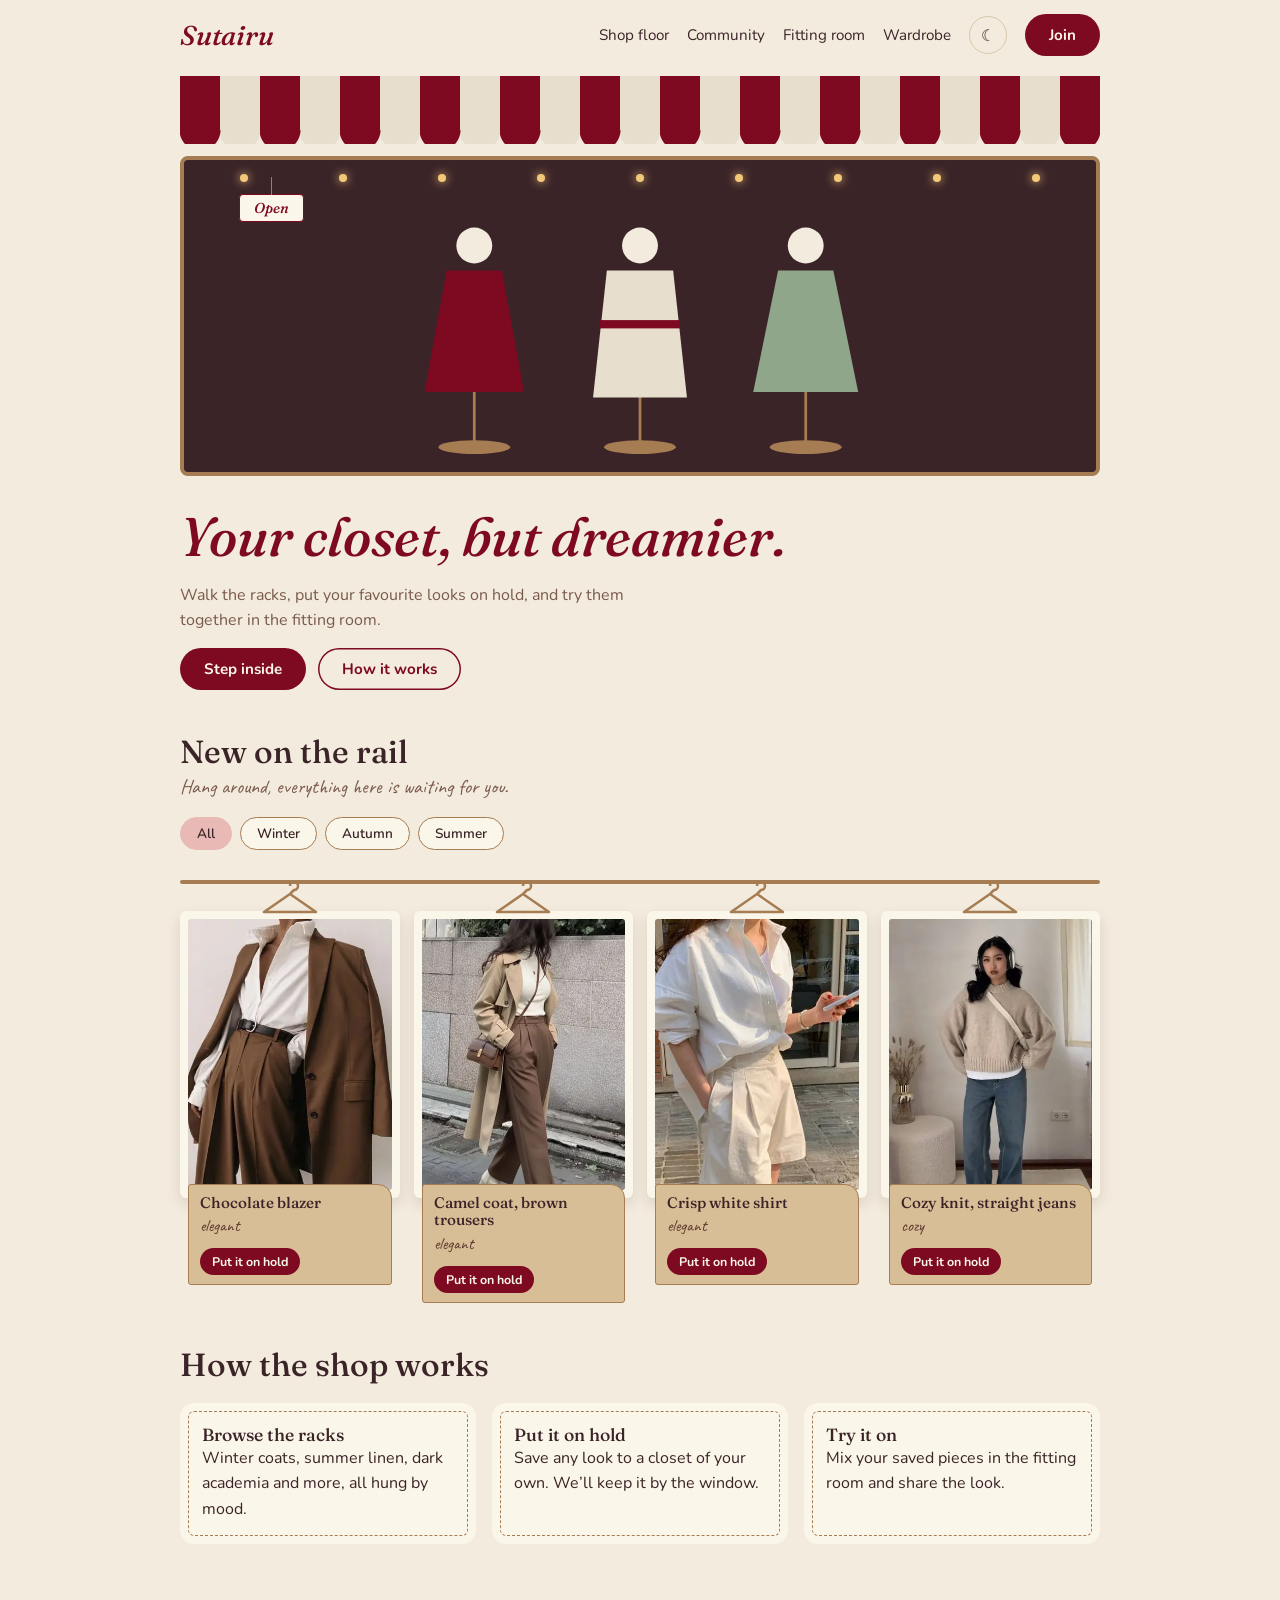
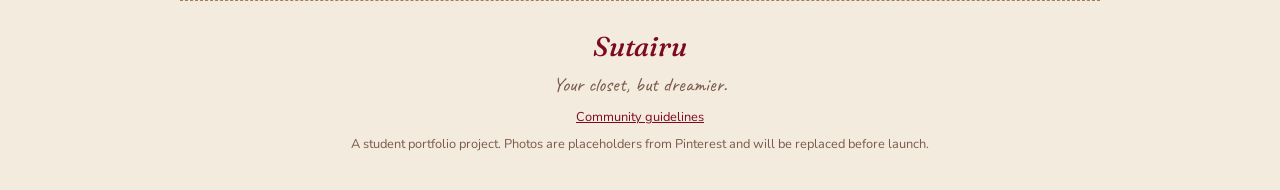
<file: index.html>
<!DOCTYPE html>
<html lang="en">
<head>
<meta charset="utf-8">
<meta name="viewport" content="width=device-width, initial-scale=1, viewport-fit=cover">
<title>Sutairu: your closet, but dreamier</title>
<meta name="description" content="Sutairu is a little fashion boutique on the internet. Browse looks, put favourites on hold, and try them together in the fitting room.">
<meta name="theme-color" content="#F3EBDD">
<link rel="icon" href="favicon.svg" type="image/svg+xml">
<meta property="og:type" content="website"><meta property="og:site_name" content="Sutairu"><meta property="og:title" content="Sutairu: your closet, but dreamier"><meta property="og:description" content="Sutairu is a little fashion boutique on the internet. Browse looks, put favourites on hold, and try them together in the fitting room."><meta property="og:image" content="https://YOUR-SITE-URL/og.png"><meta name="twitter:card" content="summary_large_image">
<link rel="preconnect" href="https://fonts.googleapis.com"><link rel="preconnect" href="https://fonts.gstatic.com" crossorigin>
<link href="https://fonts.googleapis.com/css2?family=Caveat:wght@500&family=Fraunces:ital,wght@0,500;1,500&family=Nunito:wght@400;700&display=swap" rel="stylesheet">
<link rel="stylesheet" href="sutairu.css">
<script>try{if(sessionStorage.getItem("sutairu-opened"))document.documentElement.classList.add("seen");else sessionStorage.setItem("sutairu-opened","1")}catch(e){}</script>
</head>
<body class="home">
<div class="wrap">
  <nav class="nav" aria-label="Main">
    <a class="logo" href="index.html">Sutairu</a>
    <div class="links"><a href="shop.html">Shop floor</a><a href="community.html">Community</a><a href="fitting-room.html">Fitting room</a><a href="wardrobe.html">Wardrobe</a></div>
    <button class="icon-btn" id="theme" aria-label="Switch between day and evening shop">☾</button>
    <a class="btn" href="join.html">Join</a>
  </nav>

  <header>
    <div class="awning" aria-hidden="true"></div>
    <div class="window">
      <div class="lights" aria-hidden="true"><i></i><i></i><i></i><i></i><i></i><i></i><i></i><i></i><i></i></div>
      <div class="sign">Open</div>
      <svg viewBox="0 0 420 210" role="img" aria-label="Three mannequins wearing a burgundy dress, a cream coat and a sage dress">
        <g stroke="#A67C52" stroke-width="2"><line x1="90" y1="150" x2="90" y2="188"/><line x1="210" y1="150" x2="210" y2="188"/><line x1="330" y1="150" x2="330" y2="188"/></g>
        <g fill="#A67C52"><ellipse cx="90" cy="192" rx="26" ry="5"/><ellipse cx="210" cy="192" rx="26" ry="5"/><ellipse cx="330" cy="192" rx="26" ry="5"/></g>
        <g fill="#F3EBDD"><circle cx="90" cy="46" r="13"/><circle cx="210" cy="46" r="13"/><circle cx="330" cy="46" r="13"/></g>
        <path d="M70 64h40l16 88H54z" fill="#7E0A21"/>
        <path d="M186 64h48l10 92h-68z" fill="#E7DECD"/><rect x="181" y="100" width="58" height="6" fill="#7E0A21"/>
        <path d="M310 64h40l18 88h-76z" fill="#8FA68A"/>
      </svg>
    </div>
    <div class="intro">
      <h1>Your closet, but dreamier.</h1>
      <p>Walk the racks, put your favourite looks on hold, and try them together in the fitting room.</p>
      <div class="row"><a class="btn" href="shop.html">Step inside</a><a class="btn btn--ghost" href="#fitting">How it works</a><line x1="20" y1="0" x2="20" y2="11" stroke="#A67C52" stroke-width="2"/><path d="M10 36Q10 14 20 14Q30 14 30 36L34 41H6Z" fill="#F2C879" stroke="#C9A24A" stroke-width="1.5" stroke-linejoin="round"/><circle cx="20" cy="45" r="3.4" fill="#C9A24A"/></svg></button></div>
    </div>
  </header>

  <main>
    <section class="section" id="shop" aria-labelledby="new-h">
      <h2 id="new-h">New on the rail</h2>
      <p class="hand">Hang around, everything here is waiting for you.</p>
      <div class="chips" role="group" aria-label="Filter by season" style="margin-top:14px">
        <button class="chip" aria-pressed="true" data-f="all">All</button>
        <button class="chip" aria-pressed="false" data-f="winter">Winter</button>
        <button class="chip" aria-pressed="false" data-f="autumn">Autumn</button>
        <button class="chip" aria-pressed="false" data-f="summer">Summer</button>
      </div>
      <div class="rail"></div>
      <div class="shelf" id="shelf">
        <article class="look" data-s="autumn"><svg class="hanger" viewBox="0 0 56 30" aria-hidden="true"><path d="M28 2a4 4 0 1 1 4 4l-4 4L2 28h52L28 10" fill="none" stroke="#A67C52" stroke-width="2.5" stroke-linejoin="round"/></svg>
          <figure><img src="images/thumb/da25.webp" alt="Oversized chocolate-brown blazer over a white shirt with brown trousers" loading="lazy"></figure>
          <div class="tag"><h3>Chocolate blazer</h3><span class="hand">elegant</span><button class="hold" aria-pressed="false">Put it on hold</button></div></article>
        <article class="look" data-s="winter"><svg class="hanger" viewBox="0 0 56 30" aria-hidden="true"><path d="M28 2a4 4 0 1 1 4 4l-4 4L2 28h52L28 10" fill="none" stroke="#A67C52" stroke-width="2.5" stroke-linejoin="round"/></svg>
          <figure><img src="images/thumb/w07.webp" alt="Camel coat with brown trousers and a small crossbody bag" loading="lazy"></figure>
          <div class="tag"><h3>Camel coat, brown trousers</h3><span class="hand">elegant</span><button class="hold" aria-pressed="false">Put it on hold</button></div></article>
        <article class="look" data-s="summer"><svg class="hanger" viewBox="0 0 56 30" aria-hidden="true"><path d="M28 2a4 4 0 1 1 4 4l-4 4L2 28h52L28 10" fill="none" stroke="#A67C52" stroke-width="2.5" stroke-linejoin="round"/></svg>
          <figure><img src="images/thumb/s18.webp" alt="Crisp white shirt with cream shorts, relaxed summer look" loading="lazy"></figure>
          <div class="tag"><h3>Crisp white shirt</h3><span class="hand">elegant</span><button class="hold" aria-pressed="false">Put it on hold</button></div></article>
        <article class="look" data-s="winter"><svg class="hanger" viewBox="0 0 56 30" aria-hidden="true"><path d="M28 2a4 4 0 1 1 4 4l-4 4L2 28h52L28 10" fill="none" stroke="#A67C52" stroke-width="2.5" stroke-linejoin="round"/></svg>
          <figure><img src="images/thumb/w15.webp" alt="Cozy knit sweater with straight jeans and a scarf" loading="lazy"></figure>
          <div class="tag"><h3>Cozy knit, straight jeans</h3><span class="hand">cozy</span><button class="hold" aria-pressed="false">Put it on hold</button></div></article>
      </div>
    </section>

    <section class="section" id="fitting" aria-labelledby="how-h">
      <h2 id="how-h">How the shop works</h2>
      <div class="grid3">
        <div class="stitch"><h3>Browse the racks</h3><p>Winter coats, summer linen, dark academia and more, all hung by mood.</p></div>
        <div class="stitch"><h3>Put it on hold</h3><p>Save any look to a closet of your own. We’ll keep it by the window.</p></div>
        <div class="stitch"><h3>Try it on</h3><p>Mix your saved pieces in the fitting room and share the look.</p></div>
      </div>
    </section>
  </main>

  <footer class="foot">
    <p class="logo" style="margin:0">Sutairu</p>
    <p class="hand">Your closet, but dreamier.</p>
    <p style="font-size:.8rem;color:var(--muted)"><a href="guidelines.html">Community guidelines</a></p>
    <p style="font-size:.8rem;color:var(--muted)">A student portfolio project. Photos are placeholders from Pinterest and will be replaced before launch.</p>
  </footer>
</div>
<script>
var root=document.documentElement,tb=document.getElementById('theme');
try{var t=localStorage.getItem('sutairu-theme');if(t)root.setAttribute('data-theme',t)}catch(e){}
tb.onclick=function(){var dark=getComputedStyle(root).getPropertyValue('--bg').trim()==='#2A1418';var n=dark?'light':'dark';root.setAttribute('data-theme',n);try{localStorage.setItem('sutairu-theme',n)}catch(e){}};
document.querySelectorAll('.chip').forEach(function(c){c.onclick=function(){document.querySelectorAll('.chip').forEach(function(x){x.setAttribute('aria-pressed',x===c)});var f=c.dataset.f;document.querySelectorAll('.look').forEach(function(l){l.hidden=f!=='all'&&l.dataset.s!==f})}});
document.querySelectorAll('.hold').forEach(function(b){b.onclick=function(){var on=b.getAttribute('aria-pressed')!=='true';b.setAttribute('aria-pressed',on);b.textContent=on?'On hold for you':'Put it on hold'}});
var bell=document.getElementById('bell');
function ring(){bell.classList.remove('ring');void bell.offsetWidth;bell.classList.add('ring')}
bell.onclick=ring;setTimeout(ring,700);
var hr=new Date().getHours();document.querySelector('.sign').textContent=(hr>=9&&hr<22)?'Open':'Back soon';
</script>
</body>
</html>
</file>
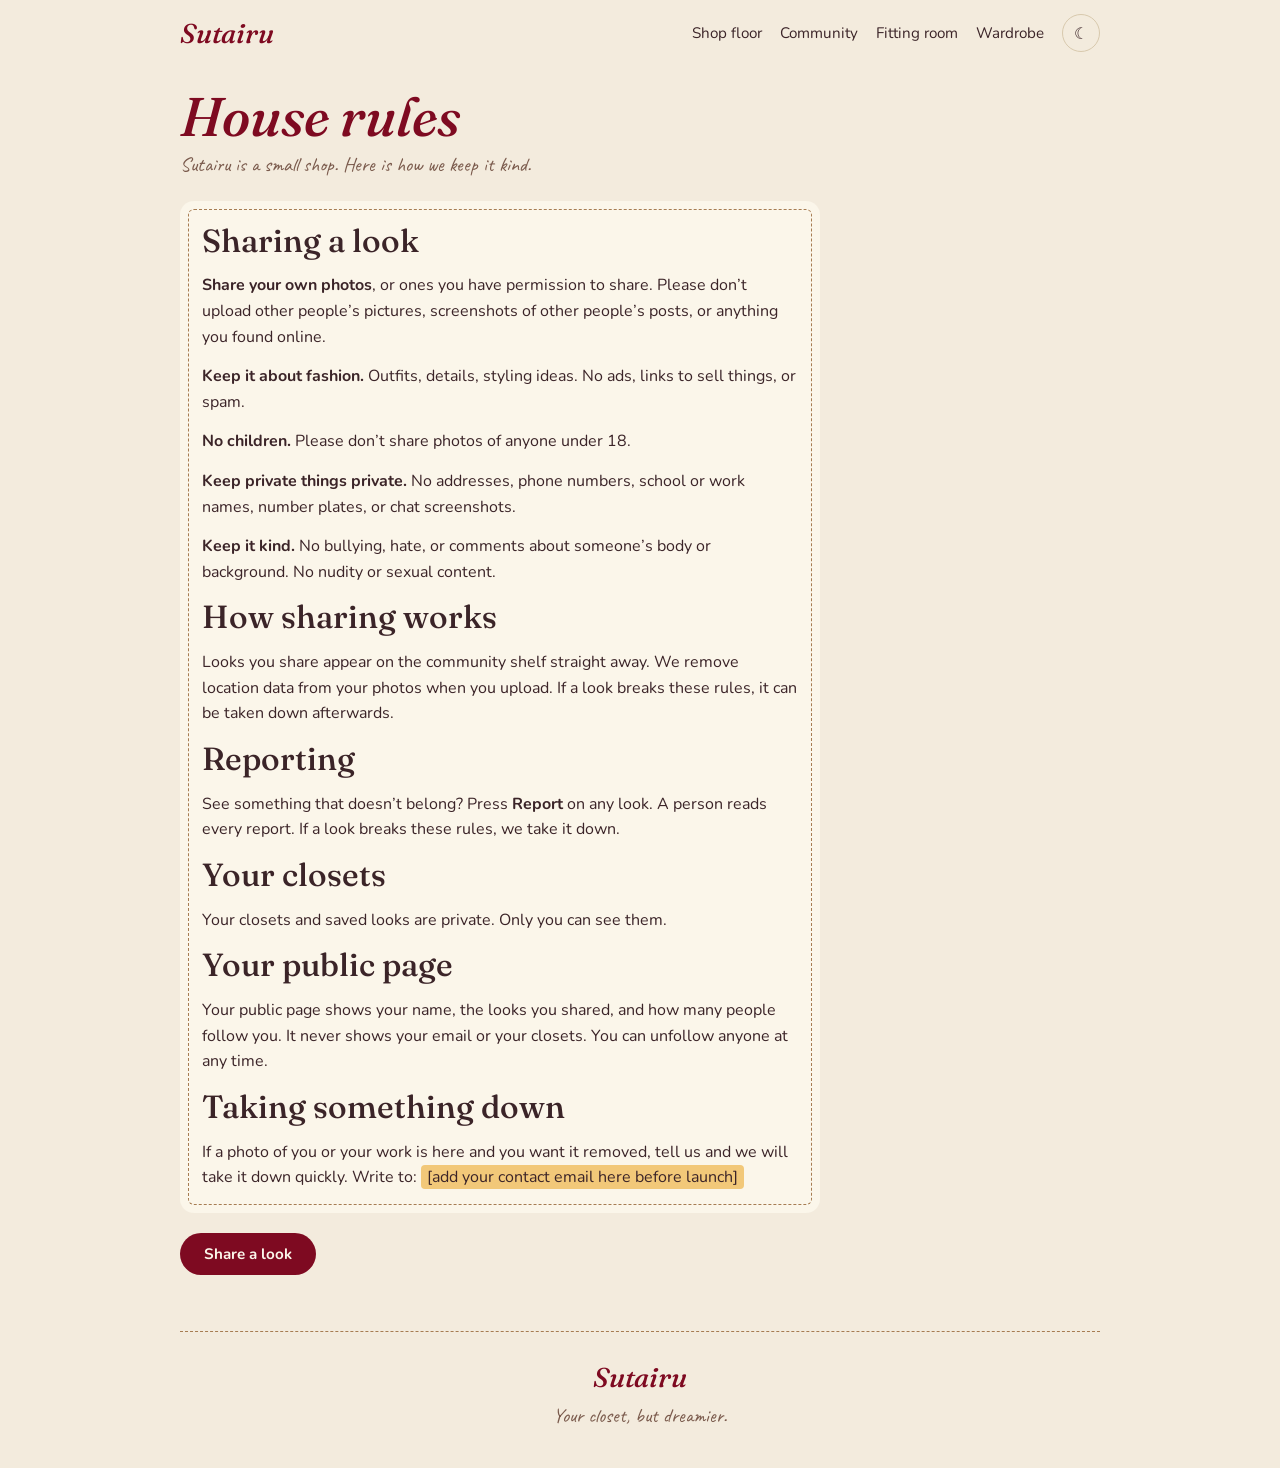
<file: guidelines.html>
<!DOCTYPE html>
<html lang="en">
<head>
<meta charset="utf-8">
<meta name="viewport" content="width=device-width, initial-scale=1, viewport-fit=cover">
<title>Community guidelines | Sutairu</title>
<meta name="description" content="How we keep Sutairu kind: the community guidelines.">
<meta name="theme-color" content="#F3EBDD">
<link rel="icon" href="favicon.svg" type="image/svg+xml">
<meta property="og:type" content="website"><meta property="og:site_name" content="Sutairu"><meta property="og:title" content="Community guidelines | Sutairu"><meta property="og:description" content="How we keep Sutairu kind: the community guidelines."><meta property="og:image" content="https://YOUR-SITE-URL/og.png"><meta name="twitter:card" content="summary_large_image">
<link rel="preconnect" href="https://fonts.googleapis.com"><link rel="preconnect" href="https://fonts.gstatic.com" crossorigin>
<link href="https://fonts.googleapis.com/css2?family=Caveat:wght@500&family=Fraunces:ital,wght@0,500;1,500&family=Nunito:wght@400;700&display=swap" rel="stylesheet">
<link rel="stylesheet" href="sutairu.css">
</head>
<body>
<div class="wrap">
  <nav class="nav" aria-label="Main">
    <a class="logo" href="index.html">Sutairu</a>
    <div class="links"><a href="shop.html">Shop floor</a><a href="community.html">Community</a><a href="fitting-room.html">Fitting room</a><a href="wardrobe.html">Wardrobe</a></div>
    <button class="icon-btn" id="theme" aria-label="Switch between day and evening shop">☾</button>
  </nav>
  <main class="section" style="padding-top:20px;max-width:640px">
    <h1>House rules</h1>
    <p class="hand">Sutairu is a small shop. Here is how we keep it kind.</p>
    <div class="stitch" style="margin-top:20px;display:grid;gap:14px">
      <h2>Sharing a look</h2>
      <p><b>Share your own photos</b>, or ones you have permission to share. Please don’t upload other people’s pictures, screenshots of other people’s posts, or anything you found online.</p>
      <p><b>Keep it about fashion.</b> Outfits, details, styling ideas. No ads, links to sell things, or spam.</p>
      <p><b>No children.</b> Please don’t share photos of anyone under 18.</p>
      <p><b>Keep private things private.</b> No addresses, phone numbers, school or work names, number plates, or chat screenshots.</p>
      <p><b>Keep it kind.</b> No bullying, hate, or comments about someone’s body or background. No nudity or sexual content.</p>
      <h2>How sharing works</h2>
      <p>Looks you share appear on the community shelf straight away. We remove location data from your photos when you upload. If a look breaks these rules, it can be taken down afterwards.</p>
      <h2>Reporting</h2>
      <p>See something that doesn’t belong? Press <b>Report</b> on any look. A person reads every report. If a look breaks these rules, we take it down.</p>
      <h2>Your closets</h2>
      <p>Your closets and saved looks are private. Only you can see them.</p>
      <h2>Your public page</h2>
      <p>Your public page shows your name, the looks you shared, and how many people follow you. It never shows your email or your closets. You can unfollow anyone at any time.</p>
      <h2>Taking something down</h2>
      <p>If a photo of you or your work is here and you want it removed, tell us and we will take it down quickly. Write to: <span class="fix">[add your contact email here before launch]</span></p>
    </div>
    <p style="margin-top:20px"><a class="btn" href="upload.html">Share a look</a></p>
  </main>
  <footer class="foot">
    <p class="logo" style="margin:0">Sutairu</p>
    <p class="hand">Your closet, but dreamier.</p>
  </footer>
</div>
<script src="store.js"></script>
</body>
</html>
</file>
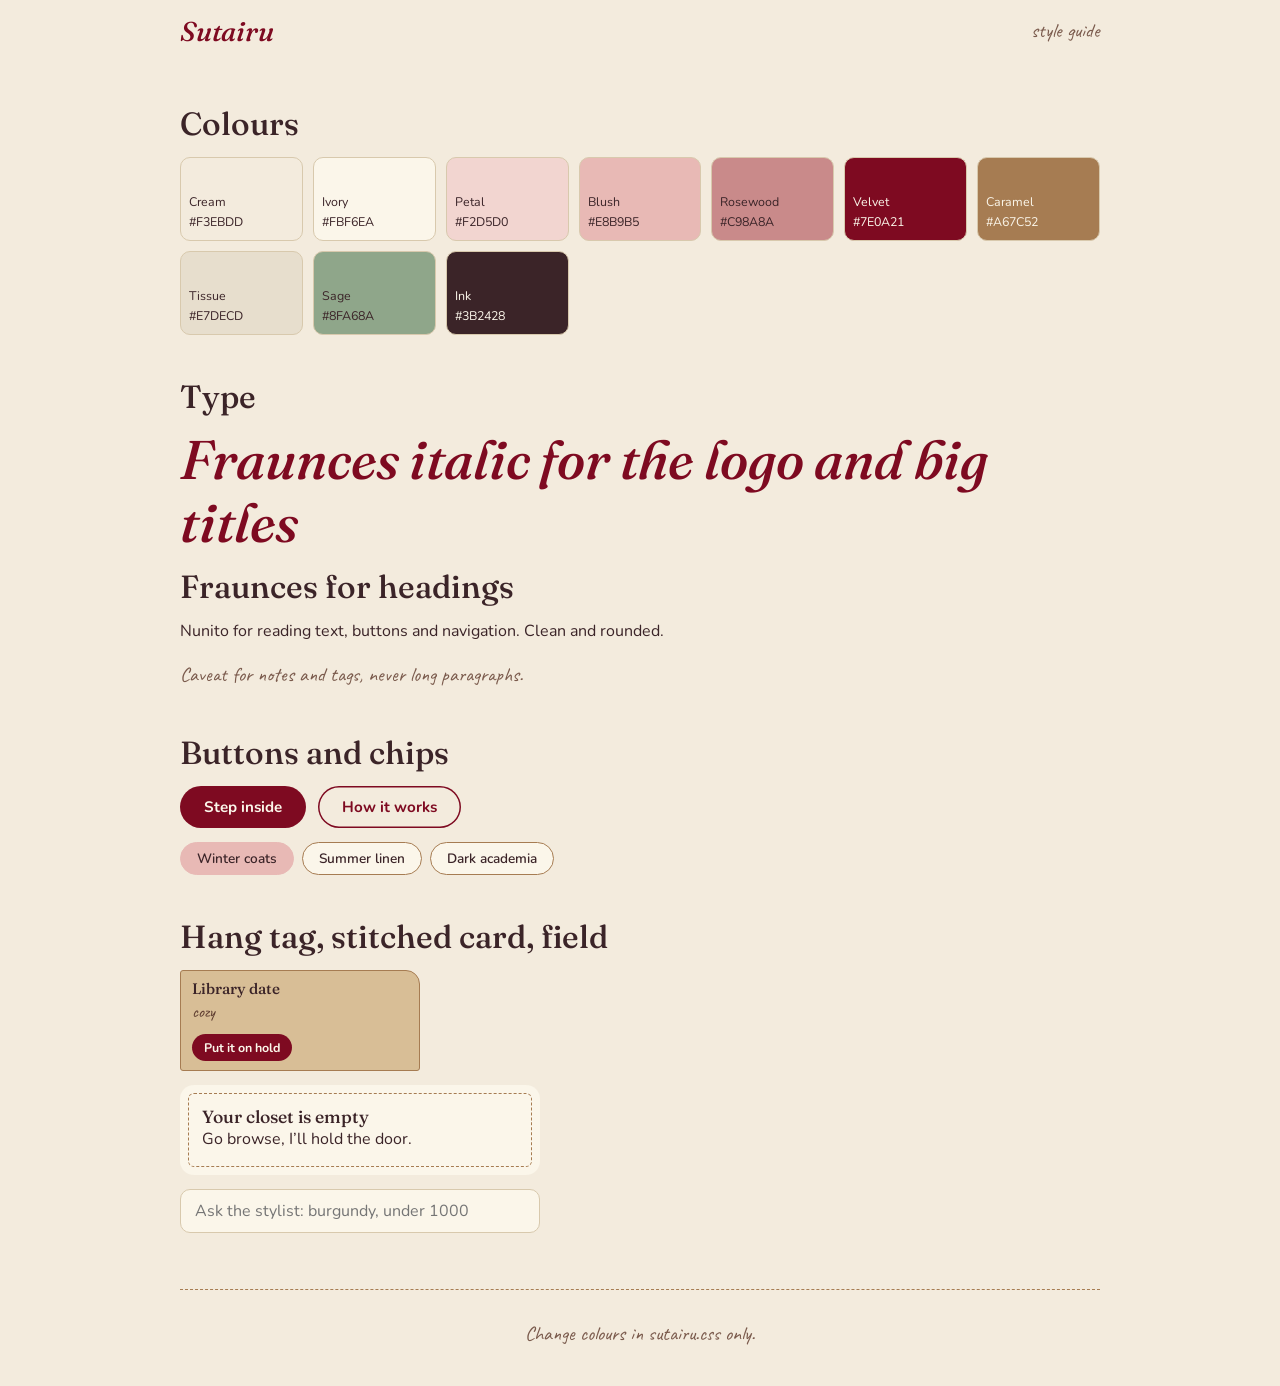
<file: styleguide.html>
<!DOCTYPE html>
<html lang="en">
<head>
<meta charset="utf-8">
<meta name="viewport" content="width=device-width, initial-scale=1, viewport-fit=cover">
<title>Sutairu style guide</title>
<link href="https://fonts.googleapis.com/css2?family=Caveat:wght@500&family=Fraunces:ital,wght@0,500;1,500&family=Nunito:wght@400;700&display=swap" rel="stylesheet">
<link rel="stylesheet" href="sutairu.css">
<style>.sw{display:grid;grid-template-columns:repeat(auto-fill,minmax(110px,1fr));gap:10px}.sw div{border-radius:10px;padding:34px 8px 8px;font-size:.78rem;border:1px solid var(--line)}.demo{display:grid;gap:14px;margin-top:14px}</style>
</head>
<body>
<div class="wrap">
  <nav class="nav"><a class="logo" href="index.html">Sutairu</a><span class="hand">style guide</span></nav>
  <section class="section"><h2>Colours</h2>
    <div class="sw" style="margin-top:14px">
      <div style="background:#F3EBDD">Cream<br>#F3EBDD</div><div style="background:#FBF6EA">Ivory<br>#FBF6EA</div><div style="background:#F2D5D0">Petal<br>#F2D5D0</div><div style="background:#E8B9B5">Blush<br>#E8B9B5</div><div style="background:#C98A8A">Rosewood<br>#C98A8A</div>
      <div style="background:#7E0A21;color:#FBF6EA">Velvet<br>#7E0A21</div><div style="background:#A67C52;color:#FBF6EA">Caramel<br>#A67C52</div><div style="background:#E7DECD">Tissue<br>#E7DECD</div><div style="background:#8FA68A">Sage<br>#8FA68A</div><div style="background:#3B2428;color:#FBF6EA">Ink<br>#3B2428</div>
    </div></section>
  <section class="section"><h2>Type</h2>
    <div class="demo"><h1>Fraunces italic for the logo and big titles</h1><h2>Fraunces for headings</h2><p>Nunito for reading text, buttons and navigation. Clean and rounded.</p><p class="hand">Caveat for notes and tags, never long paragraphs.</p></div></section>
  <section class="section"><h2>Buttons and chips</h2>
    <div class="demo"><div class="row"><button class="btn">Step inside</button><button class="btn btn--ghost">How it works</button></div>
    <div class="chips"><button class="chip" aria-pressed="true">Winter coats</button><button class="chip" aria-pressed="false">Summer linen</button><button class="chip" aria-pressed="false">Dark academia</button></div></div></section>
  <section class="section"><h2>Hang tag, stitched card, field</h2>
    <div class="demo"><div class="tag" style="max-width:240px;margin:0"><h3>Library date</h3><span class="hand">cozy</span><button class="hold" aria-pressed="false">Put it on hold</button></div>
    <div class="stitch" style="max-width:360px"><h3>Your closet is empty</h3><p>Go browse, I’ll hold the door.</p></div>
    <input class="field" style="max-width:360px" placeholder="Ask the stylist: burgundy, under 1000" aria-label="Search"></div></section>
  <footer class="foot"><p class="hand">Change colours in sutairu.css only.</p></footer>
</div>
</body>
</html>
</file>
<file: sutairu.css>
/* Sutairu design system: tokens, then components. Change colours here only. */
:root{--cream:#F3EBDD;--ivory:#FBF6EA;--petal:#F2D5D0;--blush:#E8B9B5;--rosewood:#C98A8A;--velvet:#7E0A21;--caramel:#A67C52;--tissue:#E7DECD;--sage:#8FA68A;--ink:#3B2428;
--bg:var(--cream);--surface:var(--ivory);--text:var(--ink);--muted:#7a5a4c;--accent:var(--velvet);--on-accent:var(--ivory);--line:#d8c9ad;--glow:#F2C879;
--f-head:'Fraunces',Georgia,serif;--f-hand:'Caveat','Segoe Script',cursive;--f-body:'Nunito',system-ui,sans-serif;--r:14px;
box-sizing:border-box;padding-top:env(safe-area-inset-top,0px);padding-bottom:env(safe-area-inset-bottom,0px)}
@media(prefers-color-scheme:dark){:root:not([data-theme="light"]){--bg:#2A1418;--surface:#3B2428;--text:#F3EBDD;--muted:#d9c4b8;--accent:#E8B9B5;--on-accent:#2A1418;--line:#6b4a4f}}
:root[data-theme="dark"]{--bg:#2A1418;--surface:#3B2428;--text:#F3EBDD;--muted:#d9c4b8;--accent:#E8B9B5;--on-accent:#2A1418;--line:#6b4a4f}
*,*::before,*::after{box-sizing:inherit}
html{scroll-behavior:smooth;scroll-padding-top:env(safe-area-inset-top,0px)}
body{margin:0;background:var(--bg);color:var(--text);font:400 16px/1.6 var(--f-body)}
h1,h2,h3{font-family:var(--f-head);font-weight:500;line-height:1.15;margin:0}
h1{font-size:clamp(2.1rem,7vw,3.4rem);font-style:italic;color:var(--accent)}
h2{font-size:clamp(1.5rem,4vw,2rem)}
h3{font-size:1.1rem}
p{margin:0}a{color:var(--accent)}
.wrap{max-width:960px;margin:0 auto;padding:0 20px}
.hand{font-family:var(--f-hand);font-size:1.25rem;color:var(--muted)}
.section{padding:44px 0 0}
/* nav */
.nav{display:flex;align-items:center;gap:18px;padding:14px 0}
.logo{font:italic 500 1.7rem var(--f-head);color:var(--accent);text-decoration:none;margin-right:auto}
.links{display:none;gap:20px}
.links a{color:var(--text);text-decoration:none;font-size:.95rem}
.links a:hover{color:var(--accent)}
@media(min-width:640px){.links{display:flex}}
.icon-btn{background:none;border:1.5px solid var(--line);color:var(--text);border-radius:50%;width:38px;height:38px;font-size:1rem;cursor:pointer}
/* buttons, chips */
.btn{font:700 .95rem var(--f-body);background:var(--accent);color:var(--on-accent);border:0;border-radius:999px;padding:11px 24px;cursor:pointer;text-decoration:none;display:inline-block;transition:transform .2s}
.btn:hover{transform:translateY(-2px) rotate(-1deg)}
.btn--ghost{background:transparent;color:var(--accent);box-shadow:inset 0 0 0 1.5px var(--accent)}
.btn:focus-visible,.chip:focus-visible,.icon-btn:focus-visible,.hold:focus-visible,.field:focus-visible{outline:3px solid var(--blush);outline-offset:2px}
.chips{display:flex;flex-wrap:wrap;gap:8px}
.chip{font:600 .85rem var(--f-body);background:var(--surface);color:var(--text);border:1.5px solid var(--caramel);border-radius:999px;padding:6px 16px;cursor:pointer}
.chip[aria-pressed="true"]{background:var(--blush);border-color:var(--blush);color:#3B2428}
.field{font:400 1rem var(--f-body);background:var(--surface);color:var(--text);border:1.5px solid var(--line);border-radius:10px;padding:10px 14px;width:100%}
/* stitched card */
.stitch{background:var(--surface);border-radius:var(--r);padding:22px;outline:1.5px dashed var(--caramel);outline-offset:-9px}
.grid3{display:grid;gap:16px;margin-top:20px}
@media(min-width:700px){.grid3{grid-template-columns:repeat(3,1fr)}}
/* shop window */
.awning{height:54px;margin-top:6px;position:relative;background:repeating-linear-gradient(90deg,var(--velvet) 0 40px,var(--tissue) 40px 80px)}
.awning::after{content:"";position:absolute;left:0;right:0;bottom:-14px;height:14px;background:radial-gradient(circle at 20px 0,var(--velvet) 20px,transparent 21px) 0 0/80px 14px,radial-gradient(circle at 60px 0,var(--tissue) 20px,transparent 21px) 0 0/80px 14px}
.window{margin-top:26px;background:#3B2428;border:4px solid var(--caramel);border-radius:8px;position:relative;padding:14px 10px 0;overflow:hidden}
.lights{display:flex;justify-content:space-around}
.lights i{width:8px;height:8px;border-radius:50%;background:var(--glow);box-shadow:0 0 10px var(--glow);animation:twinkle 2.4s ease-in-out infinite}
.lights i:nth-child(odd){animation-delay:1.2s}
.window svg{display:block;width:100%;height:auto;max-height:290px}
.sign{position:absolute;top:34px;left:6%;transform-origin:50% -18px;animation:sway 4s ease-in-out infinite;background:var(--ivory);color:#7E0A21;font:italic 500 .9rem var(--f-head);border:1px solid #7E0A21;border-radius:4px;padding:4px 14px}
.sign::before{content:"";position:absolute;left:50%;top:-18px;height:18px;border-left:1.5px solid var(--caramel)}
.intro{padding:30px 0 0;display:grid;gap:14px;justify-items:start}
.intro p{max-width:46ch;color:var(--muted)}
.row{display:flex;flex-wrap:wrap;gap:12px}
/* hanging looks */
.rail{border-top:4px solid var(--caramel);margin-top:30px;border-radius:2px}
.shelf{display:grid;grid-template-columns:repeat(2,1fr);gap:20px 14px}
@media(min-width:700px){.shelf{grid-template-columns:repeat(4,1fr)}}
.look{transform-origin:50% 0}
.look:hover{animation:sway 1.6s ease-in-out}
.look[hidden]{display:none}
.hanger{display:block;margin:0 auto -3px;width:56px;height:30px}
.look figure{margin:0;background:var(--surface);padding:8px;border-radius:6px;box-shadow:0 6px 14px #3b24281f}
.look img{display:block;width:100%;aspect-ratio:3/4;object-fit:cover;border-radius:3px}
.tag{position:relative;display:flex;flex-direction:column;gap:2px;background:#D8BE96;color:#3B2428;border:1px solid var(--caramel);border-radius:3px 14px 3px 3px;padding:9px 11px;margin:-14px 8px 0}
.tag h3{font-size:.95rem}
.tag .hand{font-size:1.05rem;color:#5b3a2e}
.hold{font:700 .78rem var(--f-body);background:#7E0A21;color:#FBF6EA;border:0;border-radius:999px;padding:5px 12px;margin-top:6px;cursor:pointer;align-self:flex-start}
.hold[aria-pressed="true"]{background:#8FA68A;color:#2A1418}
/* footer */
.foot{border-top:1.5px dashed var(--caramel);margin-top:56px;padding:28px 0 36px;text-align:center;display:grid;gap:6px}
@keyframes sway{0%,100%{transform:rotate(-2.5deg)}50%{transform:rotate(2.5deg)}}
@keyframes twinkle{0%,100%{opacity:1}50%{opacity:.35}}
@media(prefers-reduced-motion:reduce){*{animation:none!important;transition:none!important}}
/* shop floor */
.bar{display:flex;flex-wrap:wrap;gap:10px;align-items:center;margin-top:16px}
.bar .field{width:auto;padding:7px 12px;font-size:.9rem}
.count{margin-left:auto;font-size:.85rem;color:var(--muted)}
.pill{font:700 .85rem var(--f-body);border:1.5px solid var(--caramel);border-radius:999px;padding:5px 14px;background:var(--surface);color:var(--text);white-space:nowrap}
.feed{column-count:2;column-gap:14px;margin-top:26px}
@media(min-width:700px){.feed{column-count:3}}
@media(min-width:960px){.feed{column-count:4}}
.feed .look{break-inside:avoid;margin-bottom:22px}
.feed .look img{aspect-ratio:auto;height:auto}
.feed .look figure button{display:block;width:100%;padding:0;border:0;background:none;cursor:zoom-in}
.chip--static{cursor:default;font-size:.78rem;padding:3px 12px}
.btn[disabled]{opacity:.45;cursor:not-allowed;transform:none}
/* look popup: the display table */
.modal{border:0;padding:0;background:transparent;color:var(--text);width:min(880px,94vw);max-width:none;max-height:92vh;overflow:visible}
.modal::backdrop{background:#2a1418d9}
.modal-in{position:relative;display:grid;gap:22px;padding:28px;max-height:90vh;overflow:auto}
@media(min-width:720px){.modal-in{grid-template-columns:minmax(0,5fr) minmax(0,6fr)}}
.modal-in .x{position:absolute;top:14px;right:14px;z-index:2}
.polaroid{position:relative;background:#fff;padding:10px 10px 40px;box-shadow:0 8px 20px #2a141844;transform:rotate(-2.5deg);align-self:start}
.polaroid img{display:block;width:100%;height:auto;max-height:68vh;object-fit:contain;background:#f3ebdd}
.polaroid span{position:absolute;left:0;right:0;bottom:8px;text-align:center;font:500 1.3rem var(--f-hand);color:#7E0A21}
.det{display:grid;gap:14px;align-content:start}
.dots{display:flex;gap:8px}
.dots i{width:22px;height:22px;border-radius:50%;border:1.5px solid var(--caramel)}
.more{display:flex;gap:8px;margin-top:4px}
.more button{width:64px;padding:0;border:0;border-radius:4px;overflow:hidden;cursor:pointer;background:none}
.more img{display:block;width:100%;height:84px;object-fit:cover}
/* membership and wardrobe */
.form{display:grid;gap:14px;width:100%;max-width:400px;padding:26px}
.form label{display:grid;gap:5px;font-weight:700;font-size:.9rem}
.form label[hidden]{display:none}
.mcard{position:relative;display:flex;flex-direction:column;gap:2px;width:100%;max-width:380px;min-height:210px;padding:22px;border-radius:14px;background:#7E0A21;color:#F7F0E3;box-shadow:0 10px 24px #2a141840}
.mcard i{width:40px;height:30px;border-radius:5px;background:#A67C52;margin-bottom:10px}
.mcard .hand{color:#E8B9B5}
.mcard h2{font-style:italic;margin-top:auto;color:#F7F0E3}
.mcard p{margin:0}
.closet-grid{display:grid;gap:16px}
@media(min-width:700px){.closet-grid{grid-template-columns:repeat(2,1fr)}}
.thumbs{display:grid;grid-template-columns:repeat(4,1fr);gap:6px;margin:12px 0}
.th{position:relative}
.th img{display:block;width:100%;aspect-ratio:3/4;object-fit:cover;border-radius:4px}
.th button{position:absolute;top:3px;right:3px;width:22px;height:22px;border-radius:50%;border:0;background:#7E0A21;color:#FBF6EA;font-size:.9rem;line-height:1;cursor:pointer}
/* search and shopping */
.search{max-width:520px;font-size:1.05rem;padding:12px 18px;border-radius:999px}
.chip--sm{font-size:.78rem;padding:3px 12px}
a.chip{display:inline-block;text-decoration:none}
.swatches{display:flex;flex-wrap:wrap;gap:7px;align-items:center}
.dot{width:26px;height:26px;padding:0;border-radius:50%;border:1.5px solid var(--caramel);cursor:pointer}
.dot[aria-pressed="true"]{outline:3px solid var(--accent);outline-offset:2px}
.dot:focus-visible{outline:3px solid var(--blush);outline-offset:2px}
.shopbox{display:grid;gap:6px}
.shopbox summary{list-style:none;cursor:pointer;justify-self:start}
.shopbox summary::-webkit-details-marker{display:none}
.piece{display:flex;flex-wrap:wrap;justify-content:space-between;align-items:center;gap:6px 12px;padding:8px 0;border-bottom:1px dashed var(--line);color:var(--text);text-decoration:none}
.fine{font-size:.78rem;color:var(--muted)}
/* fitting room */
.fit{display:grid;gap:22px;margin-top:16px}
@media(min-width:900px){.fit{grid-template-columns:190px minmax(0,1fr) 250px;align-items:start}.stage{order:0}}
.stage{position:relative;padding:30px 9% 0;order:-1}
.stage::before{content:"";position:absolute;left:0;right:0;top:8px;height:6px;border-radius:3px;background:var(--caramel)}
.curtain{position:absolute;top:14px;bottom:70px;width:8%;background:repeating-linear-gradient(90deg,#7E0A21 0 10px,#5E0719 10px 14px);border-radius:0 0 30px 30px}
.curtain.l{left:0}.curtain.r{right:0}
.mirror{border:6px solid var(--caramel);border-radius:50% 50% 12px 12px / 20% 20% 12px 12px;overflow:hidden;background:#FBF6EA;box-shadow:0 10px 26px #2a141833}
.board{position:relative;aspect-ratio:3/4;touch-action:none;user-select:none;-webkit-user-select:none}
.board .empty{position:absolute;inset:0;display:grid;place-items:center;text-align:center;padding:30px;color:#8A6A4A;pointer-events:none;margin:0}
.board .empty[hidden]{display:none}
.it{position:absolute;cursor:grab}
.it:focus-visible{outline:3px solid #E8B9B5;outline-offset:3px}
.it img{display:block;box-sizing:border-box;width:100%;height:auto;pointer-events:none;border:4px solid #fff;background:#fff;box-shadow:0 4px 12px #2a141844}
.it.sel{outline:2px dashed #7E0A21;outline-offset:3px}
.it .h{position:absolute;display:none;width:30px;height:30px;padding:0;border:0;border-radius:50%;background:#7E0A21;color:#FBF6EA;font-size:1rem;line-height:1;cursor:pointer}
.it.sel .h{display:block}
.h.tw{right:-15px;bottom:-15px;cursor:nwse-resize;touch-action:none}
.h.del{right:-15px;top:-15px}
.tools{display:flex;flex-wrap:wrap;gap:8px;justify-content:center;margin-top:16px}
.tools .btn{padding:8px 16px;font-size:.85rem}
.rack2{display:flex;gap:8px;overflow-x:auto;padding-bottom:6px}
.rack2 button{flex:0 0 76px;padding:0;border:2px solid transparent;border-radius:6px;background:var(--surface);cursor:grab;overflow:hidden}
.rack2 button:hover{border-color:var(--blush)}
.rack2 img{display:block;width:100%;aspect-ratio:3/4;object-fit:cover}
@media(min-width:900px){.rack2{display:grid;grid-template-columns:repeat(2,1fr);max-height:640px;overflow-y:auto}.rack2 button{flex:none}}
.side{display:grid;gap:14px;align-content:start}
@media(min-width:900px){.stage{order:0}}
/* handles live in one top layer so no look can cover them */
.it .h{display:none}
.it.sel{outline:0}
.selui{position:absolute;box-sizing:border-box;border:2px dashed #7E0A21;pointer-events:none}
.selui[hidden]{display:none}
.selui .h{position:absolute;display:block;width:30px;height:30px;padding:0;border:0;border-radius:50%;background:#7E0A21;color:#FBF6EA;font-size:1rem;line-height:1;cursor:pointer;pointer-events:auto}
.fit{grid-template-columns:minmax(0,1fr)}
.fit>*{min-width:0}
@media(min-width:900px){.fit{grid-template-columns:190px minmax(0,1fr) 250px}}
@media(min-width:900px){.fit{grid-template-columns:210px minmax(0,1fr) 250px}}
#src{font-size:.85rem;padding:8px 10px}
/* community */
.links{display:flex;flex-wrap:wrap;gap:4px 18px;order:3;flex-basis:100%;font-size:.92rem}
.nav{flex-wrap:wrap}
@media(min-width:640px){.links{order:0;flex-basis:auto;font-size:1rem}}
.modal.small{width:min(460px,94vw)}
.stitch.pad{display:grid;gap:14px;padding:26px}
.stitch.pad label{display:grid;gap:5px;font-weight:700;font-size:.9rem}
textarea.field{resize:vertical;font-family:var(--f-body)}
.form label.check{display:flex;gap:10px;align-items:flex-start;font-weight:400}
.form label.check input{margin-top:4px}
.mine-row{display:flex;gap:14px;align-items:center;padding:12px 0;border-bottom:1px dashed var(--line)}
.linklike{justify-self:start;background:none;border:0;padding:0;color:var(--muted);font:inherit;font-size:.82rem;text-decoration:underline;cursor:pointer}
.fix{background:#F2C879;color:#3B2428;padding:1px 6px;border-radius:4px}
[hidden]{display:none!important}
/* follows */
a.hold{display:inline-block;text-decoration:none}
.tag a:not(.hold){color:#7E0A21}
#fb[aria-pressed="true"]{background:transparent;color:var(--accent);box-shadow:inset 0 0 0 1.5px var(--accent)}
/* ---- whimsy pass ---- */
@keyframes idle{0%,100%{transform:rotate(-1.2deg)}50%{transform:rotate(1.2deg)}}
.look .hanger{transform-origin:50% 0;animation:idle 5s ease-in-out infinite}
.look:nth-child(2n) .hanger{animation-delay:-1.6s}
.look:nth-child(3n) .hanger{animation-delay:-3.2s}
@keyframes ring{0%{transform:rotate(0)}15%{transform:rotate(18deg)}30%{transform:rotate(-15deg)}45%{transform:rotate(10deg)}60%{transform:rotate(-6deg)}75%{transform:rotate(3deg)}100%{transform:rotate(0)}}
.bell{background:none;border:0;padding:0;width:38px;height:50px;cursor:pointer;align-self:flex-start}
.bell svg{display:block;width:100%;height:100%;transform-origin:50% 0}
.bell.ring svg{animation:ring 1.2s ease-in-out}
.bell:focus-visible{outline:3px solid var(--blush);outline-offset:2px;border-radius:6px}
:root[data-theme="dark"] .lights i{box-shadow:0 0 16px var(--glow),0 0 34px #F2C87988}
@media(prefers-color-scheme:dark){:root:not([data-theme="light"]) .lights i{box-shadow:0 0 16px var(--glow),0 0 34px #F2C87988}}
/* curtains part when you first step into the shop (once per visit, Storefront only) */
@keyframes partL{to{transform:translateX(-101%);visibility:hidden}}
@keyframes partR{to{transform:translateX(101%);visibility:hidden}}
body.home::before,body.home::after{content:"";position:fixed;top:0;bottom:0;width:50.5%;z-index:1000;pointer-events:none;background:repeating-linear-gradient(90deg,#7E0A21 0 14px,#5E0719 14px 19px);animation-duration:1s;animation-delay:.25s;animation-timing-function:cubic-bezier(.7,0,.2,1);animation-fill-mode:forwards}
body.home::before{left:0;animation-name:partL}
body.home::after{right:0;animation-name:partR}
html.seen body.home::before,html.seen body.home::after{display:none}
@media(prefers-reduced-motion:reduce){body.home::before,body.home::after{display:none}}
/* 404 */
.lost{min-height:60vh;display:grid;place-content:center;justify-items:center;gap:16px;text-align:center;padding:40px 0}

/* eraser */
.erase-tools{align-items:center}
.erase-tools[hidden]{display:none}
.erase-tools label{display:inline-flex;align-items:center;gap:6px}
.it.cut img{border:0;background:transparent;box-shadow:none;filter:drop-shadow(0 4px 8px #2a141855)}
.it .ec{position:absolute;left:0;top:0;width:100%;height:100%;pointer-events:none;filter:drop-shadow(0 4px 8px #2a141855)}
.board.erasing{cursor:crosshair}
.board.erasing .it.erasing{background:repeating-conic-gradient(#e6dcc8 0 25%,#faf5e8 0 50%) 0 0/16px 16px}
.board.erasing .selui .h{display:none}
.ring{position:absolute;border:2px solid #7E0A21;border-radius:50%;pointer-events:none;transform:translate(-50%,-50%);z-index:1000;box-sizing:border-box}
.ring[hidden]{display:none}
</file>
